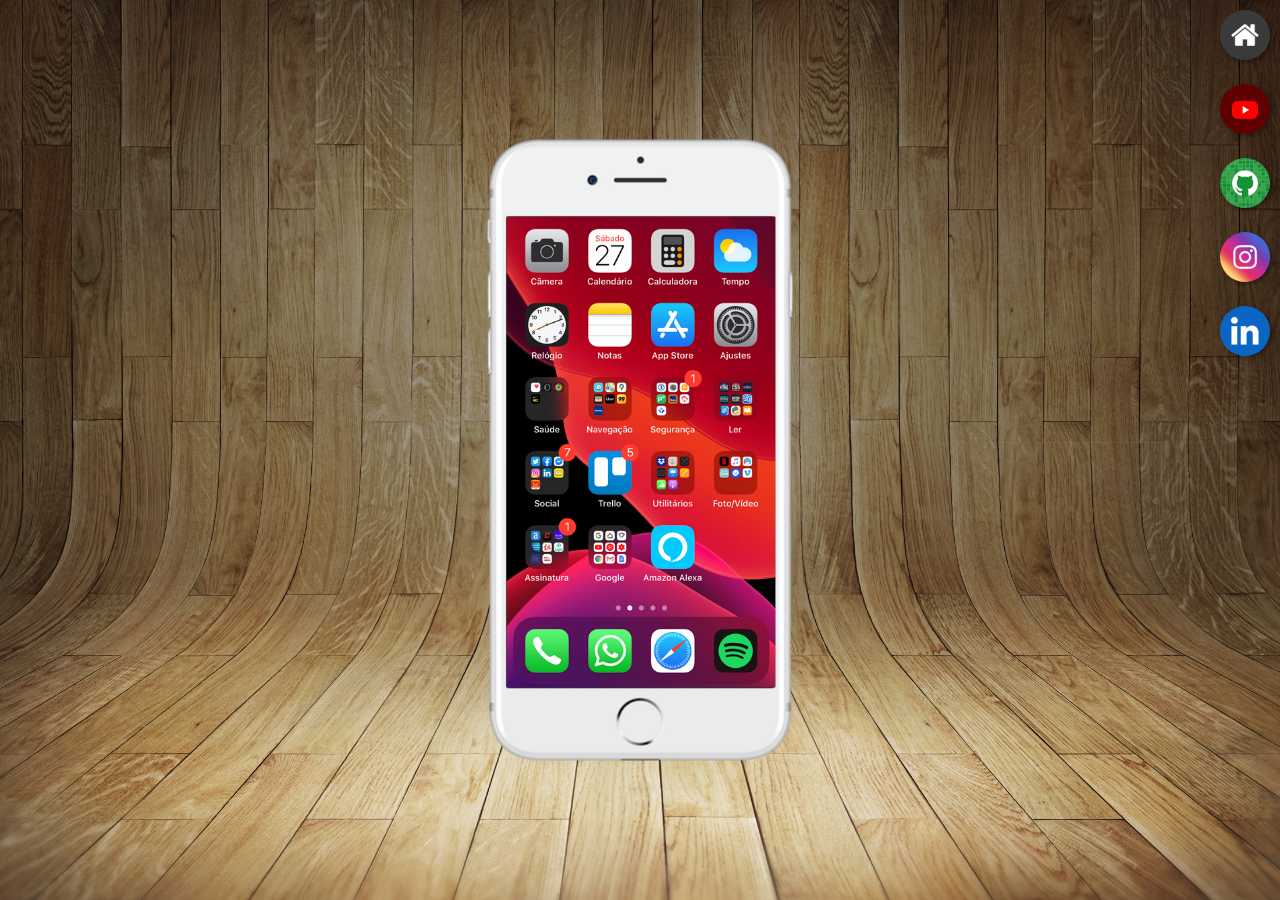
<file: index.html>
<!DOCTYPE html>
<html lang="pt-br">
<head>
    <meta charset="UTF-8">
    <meta http-equiv="X-UA-Compatible" content="IE=edge">
    <meta name="viewport" content="width=device-width, initial-scale=1.0">
    <link rel="shortcut icon" href="favicon.ico" type="image/x-icon">
    <link rel="stylesheet" href="./css/style.css">
    
    
    
    
    <title>Projeto Redes Sociais</title>
</head>
<body>
    <main>
        <section id="telefone">
            <iframe id="tela" src="home.html" name="tela" frameborder="0">
                Seu navegador nao é compatível com isso.
            </iframe>
        </section>
        <section id="redes-sociais">
            <a href="home.html" target="tela"><img src="./imagens/logo-home.jpg" alt="Home"></a><br>
            <a href="youtube.html" target="tela"><img src="./imagens/logo-youtube.jpg" alt="youtube"></a><br>
            <a href="github.html" target="tela"><img src="./imagens/logo-github.jpg" alt="github"></a><br>
            <a href="instagram.html" target="tela"><img src="./imagens/logo-instagram.jpg" alt="instagram"></a><br>
            <a href="linkedin.html" target="tela"><img src="./imagens/logo-link.jpg" alt=""></a>
            
        </section>
    </main>
</body>
</html>
</file>
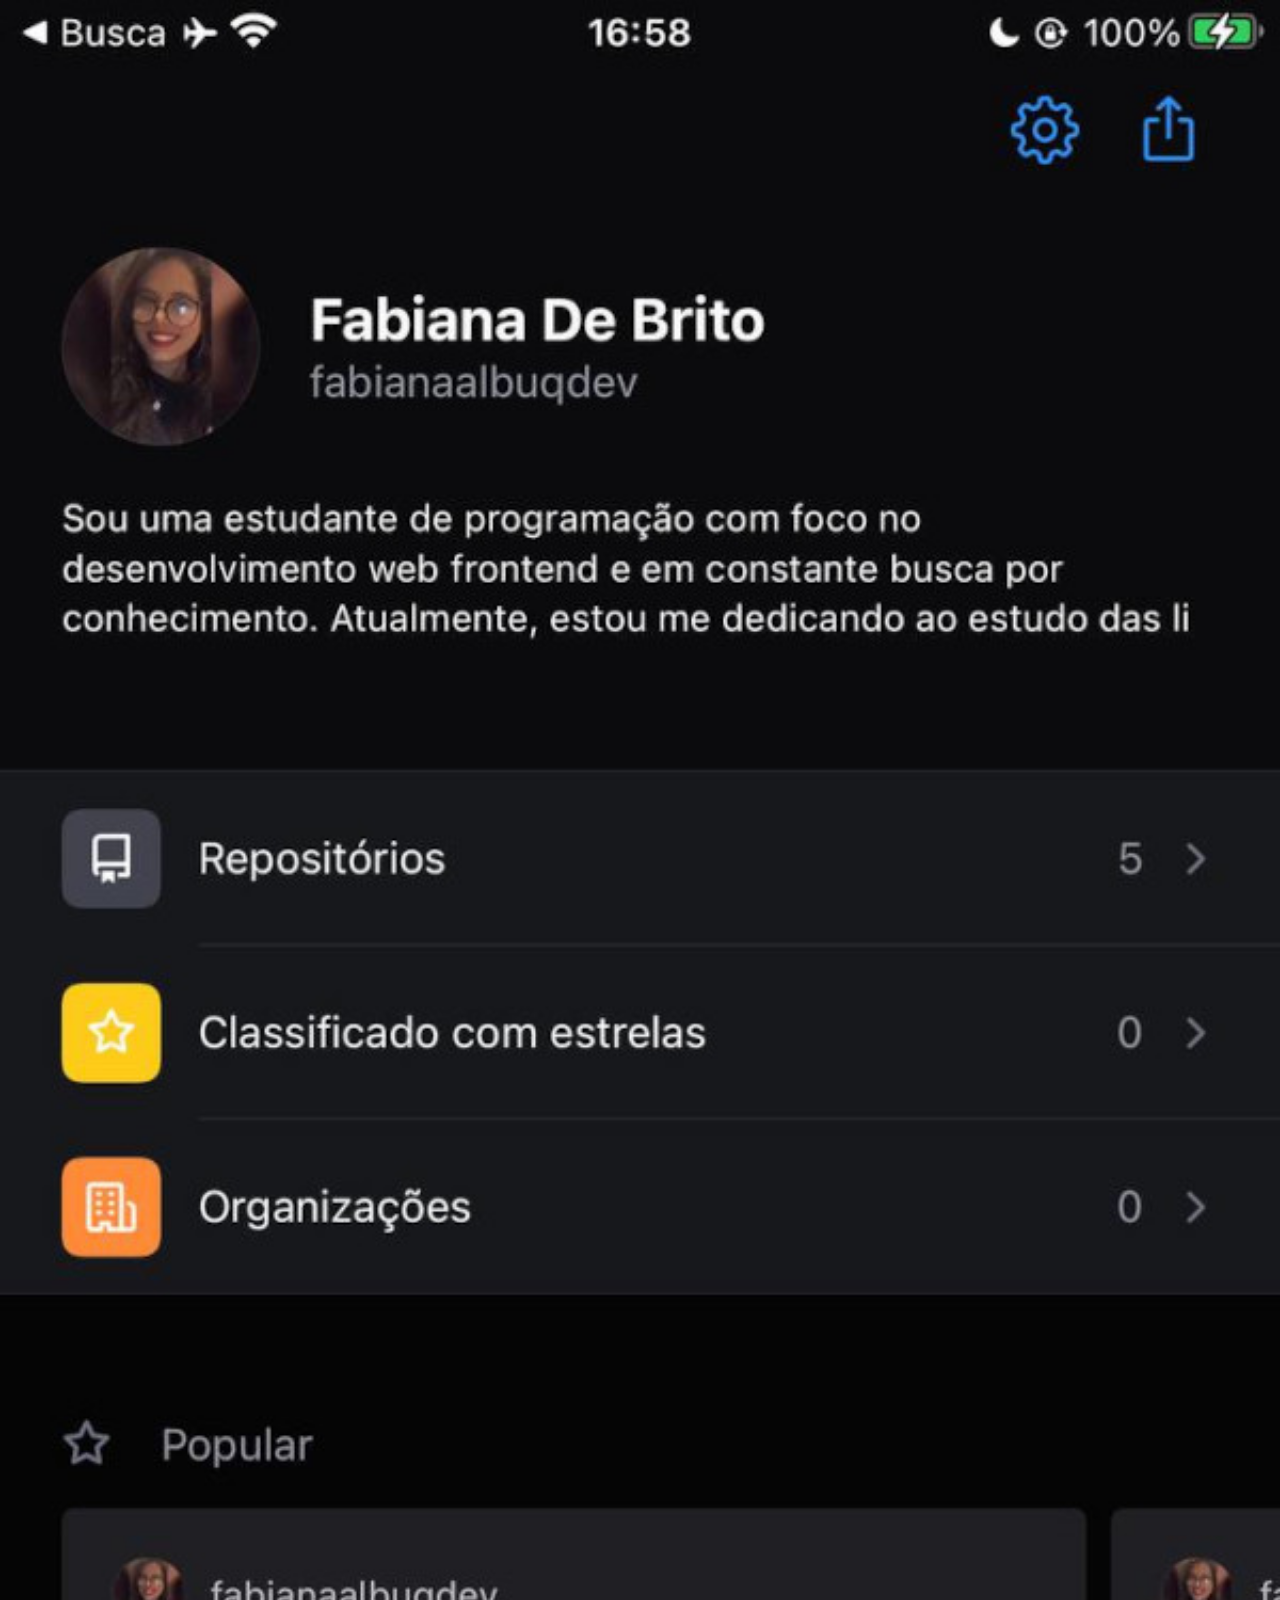
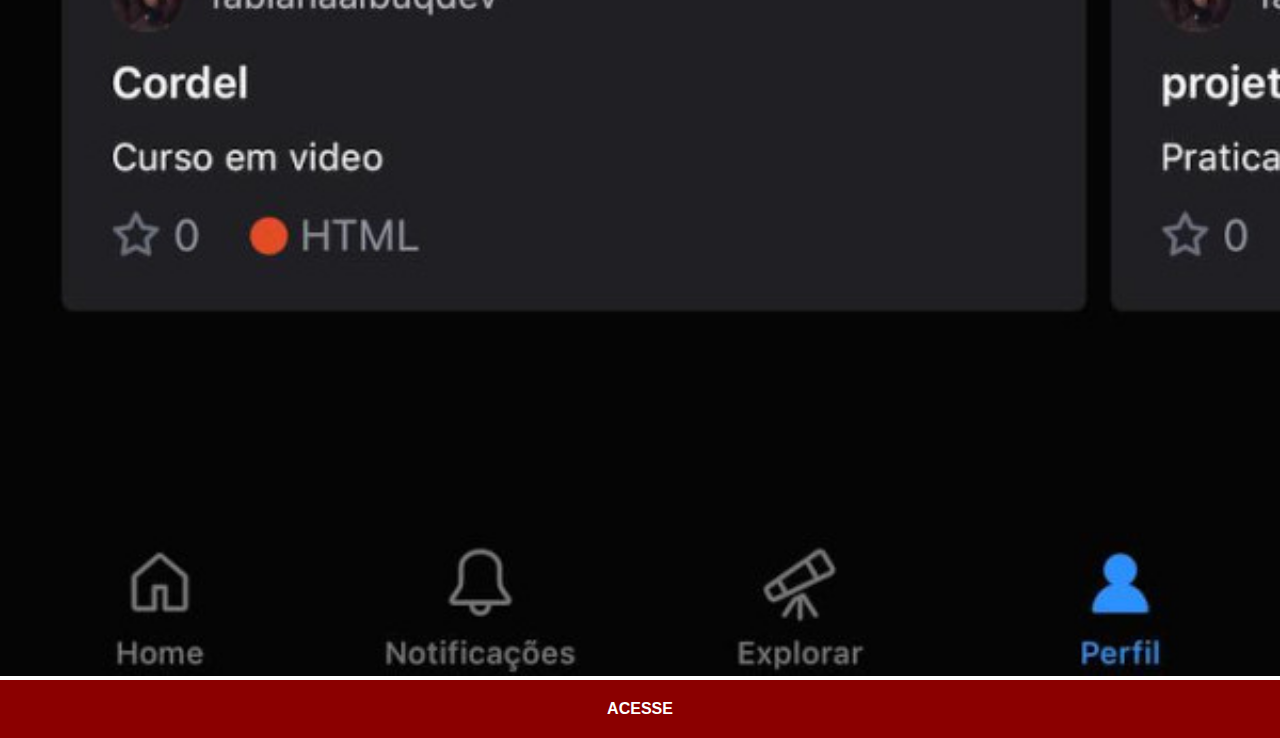
<file: github.html>
<!DOCTYPE html>
<html lang="en">
<head>
    <meta charset="UTF-8">
    <meta http-equiv="X-UA-Compatible" content="IE=edge">
    <meta name="viewport" content="width=device-width, initial-scale=1.0">
    <link rel="stylesheet" href="./css/social.css">
    <title>Document</title>
</head>
<body>
    <img src="./imagens/tela-git.jpg" alt="GitHub">
    <a href="https://github.com/fabianaalbuqdev" target="_blank">ACESSE</a>
</body>
</html>
</file>
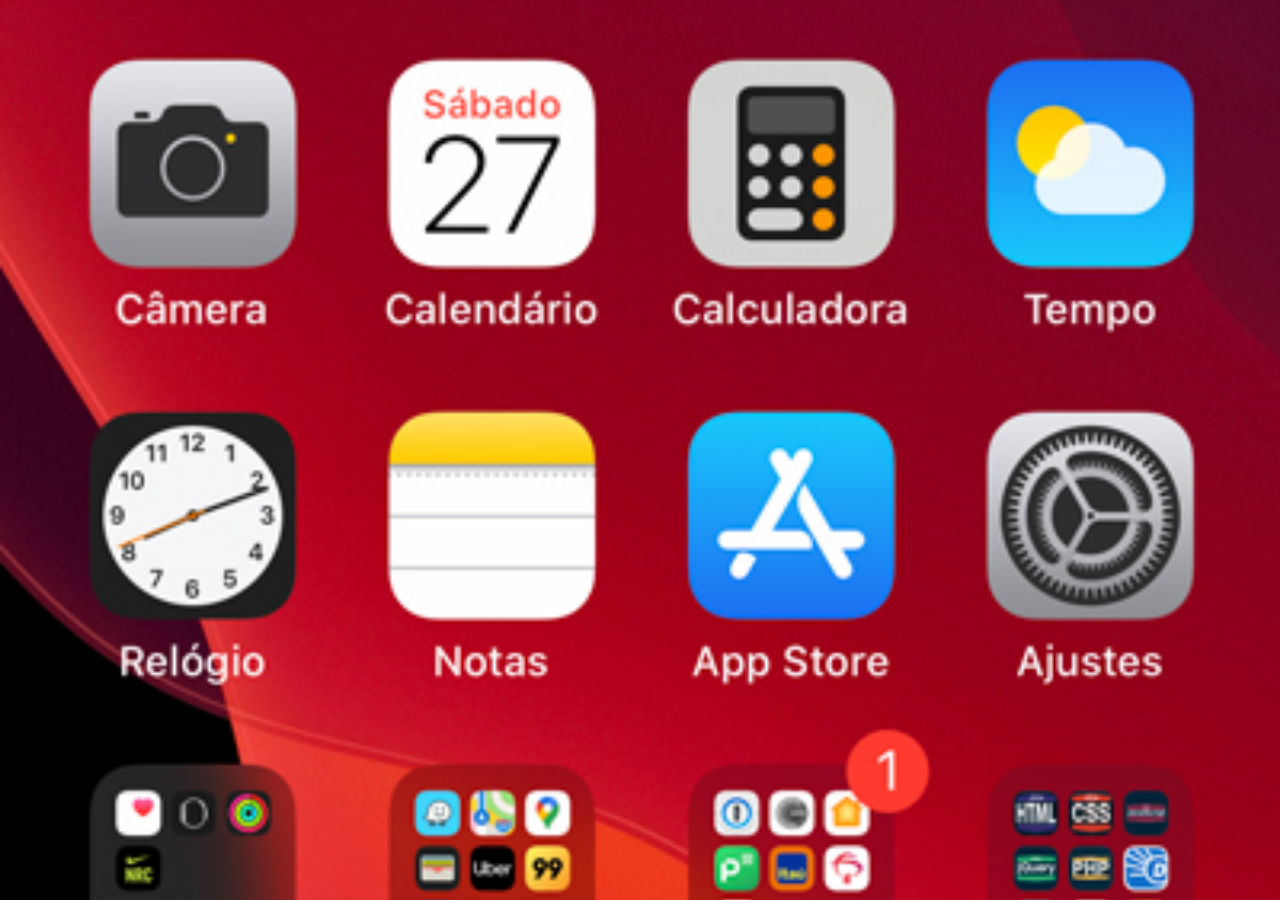
<file: home.html>
<!DOCTYPE html>
<html lang="pt-br">
<head>
    <meta charset="UTF-8">
    <meta http-equiv="X-UA-Compatible" content="IE=edge">
    <meta name="viewport" content="width=device-width, initial-scale=1.0">
    <title>home</title>
</head>
<style>
    * {
        margin: 0px;
        padding: 0px;
    }
    body {
        width: 100vw;
        height: 100vh;
        background: black url('imagens/tela-home.jpg') no-repeat top center;
        background-size: cover;
    }
</style>
<body>
    
</body>
</html>
</file>
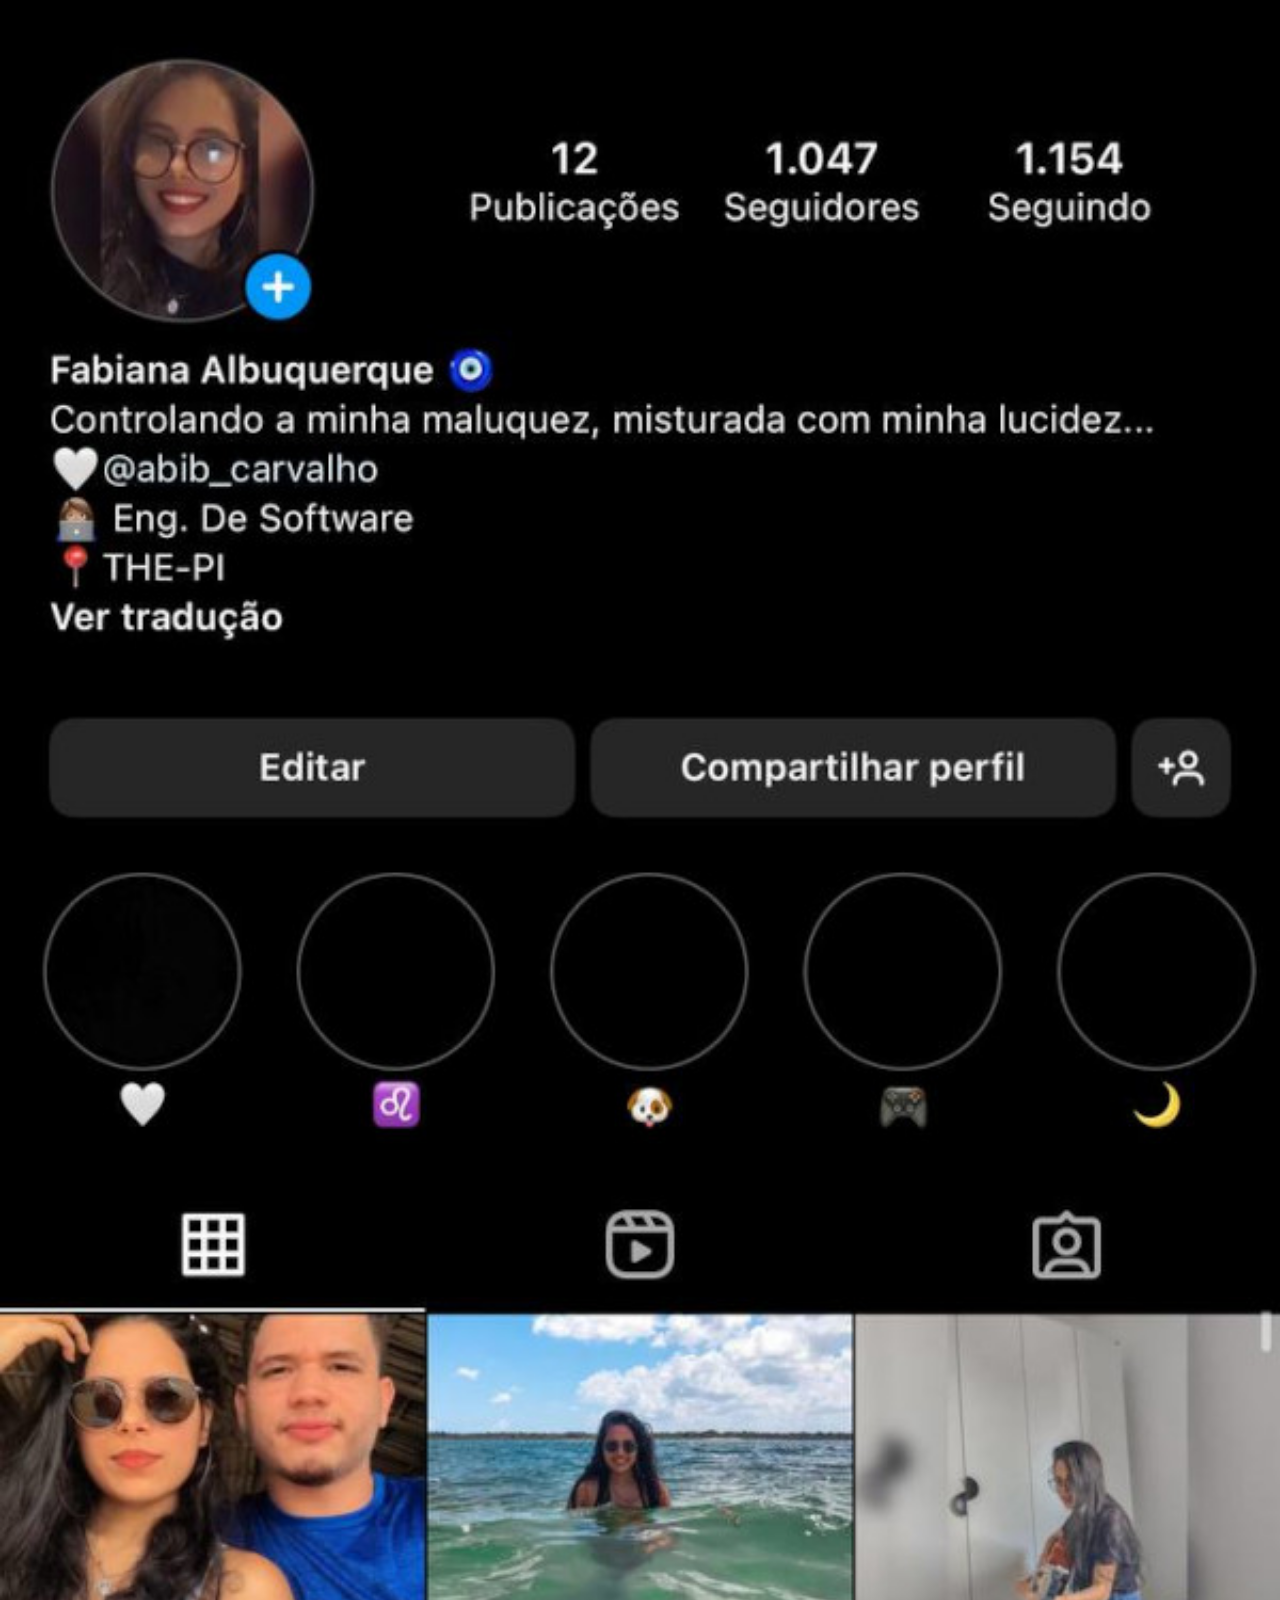
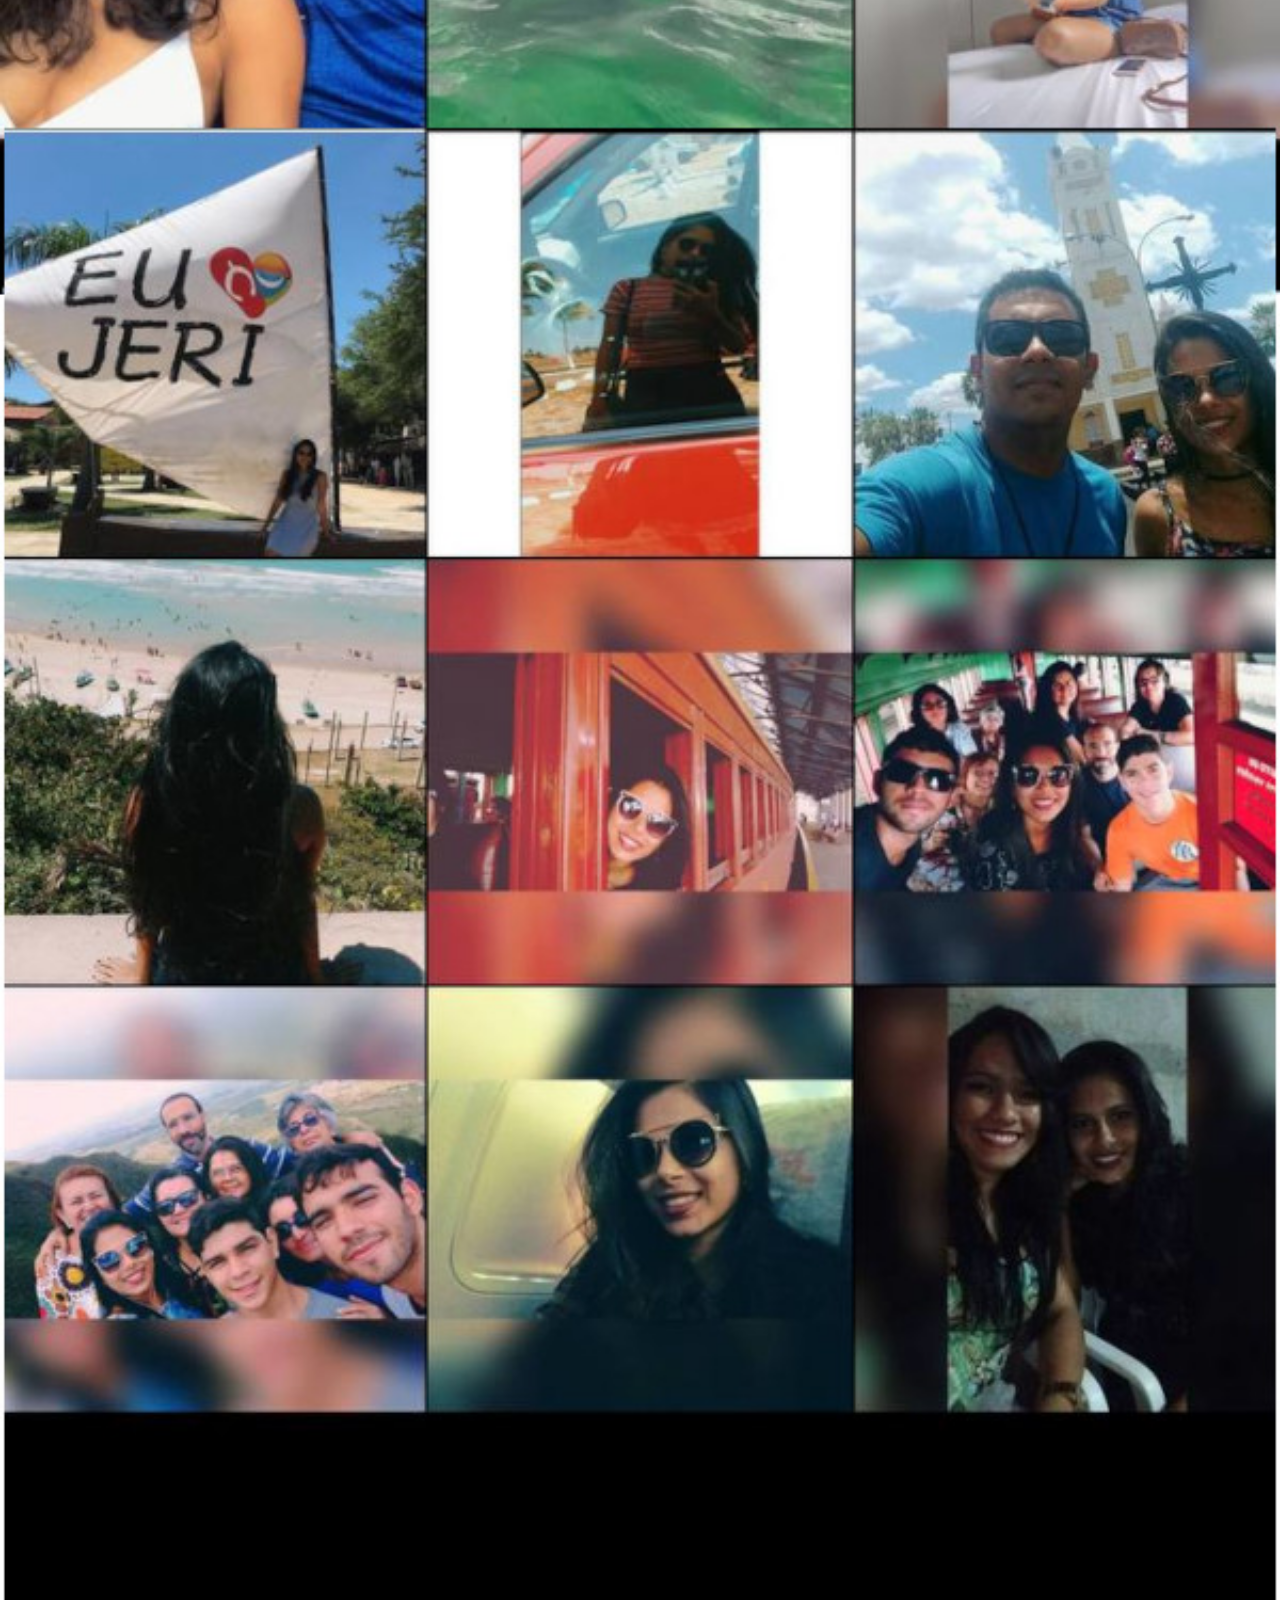
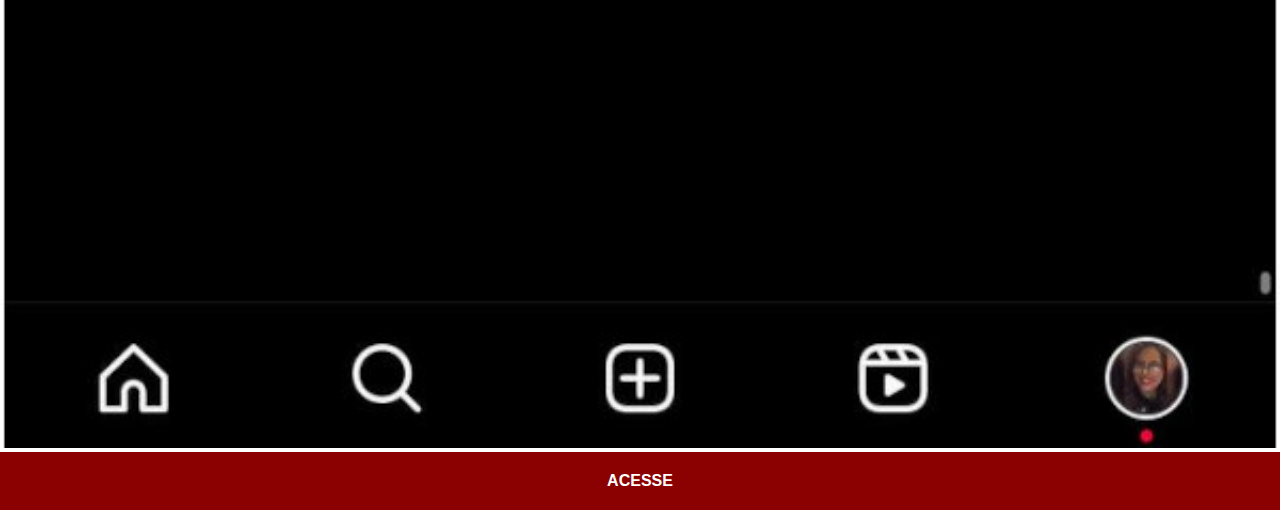
<file: instagram.html>
<!DOCTYPE html>
<html lang="pt-br">
<head>
    <meta charset="UTF-8">
    <meta http-equiv="X-UA-Compatible" content="IE=edge">
    <meta name="viewport" content="width=device-width, initial-scale=1.0">
    <link rel="stylesheet" href="./css/social.css">
    <title>Instagram</title>
</head>
<body>
    <img src="./imagens/tela-insta.jpg" alt="Instagram">
    <a href="https://www.instagram.com/fabianaalbuq/" target="_blank">ACESSE</a>
</body>
</html>
</file>
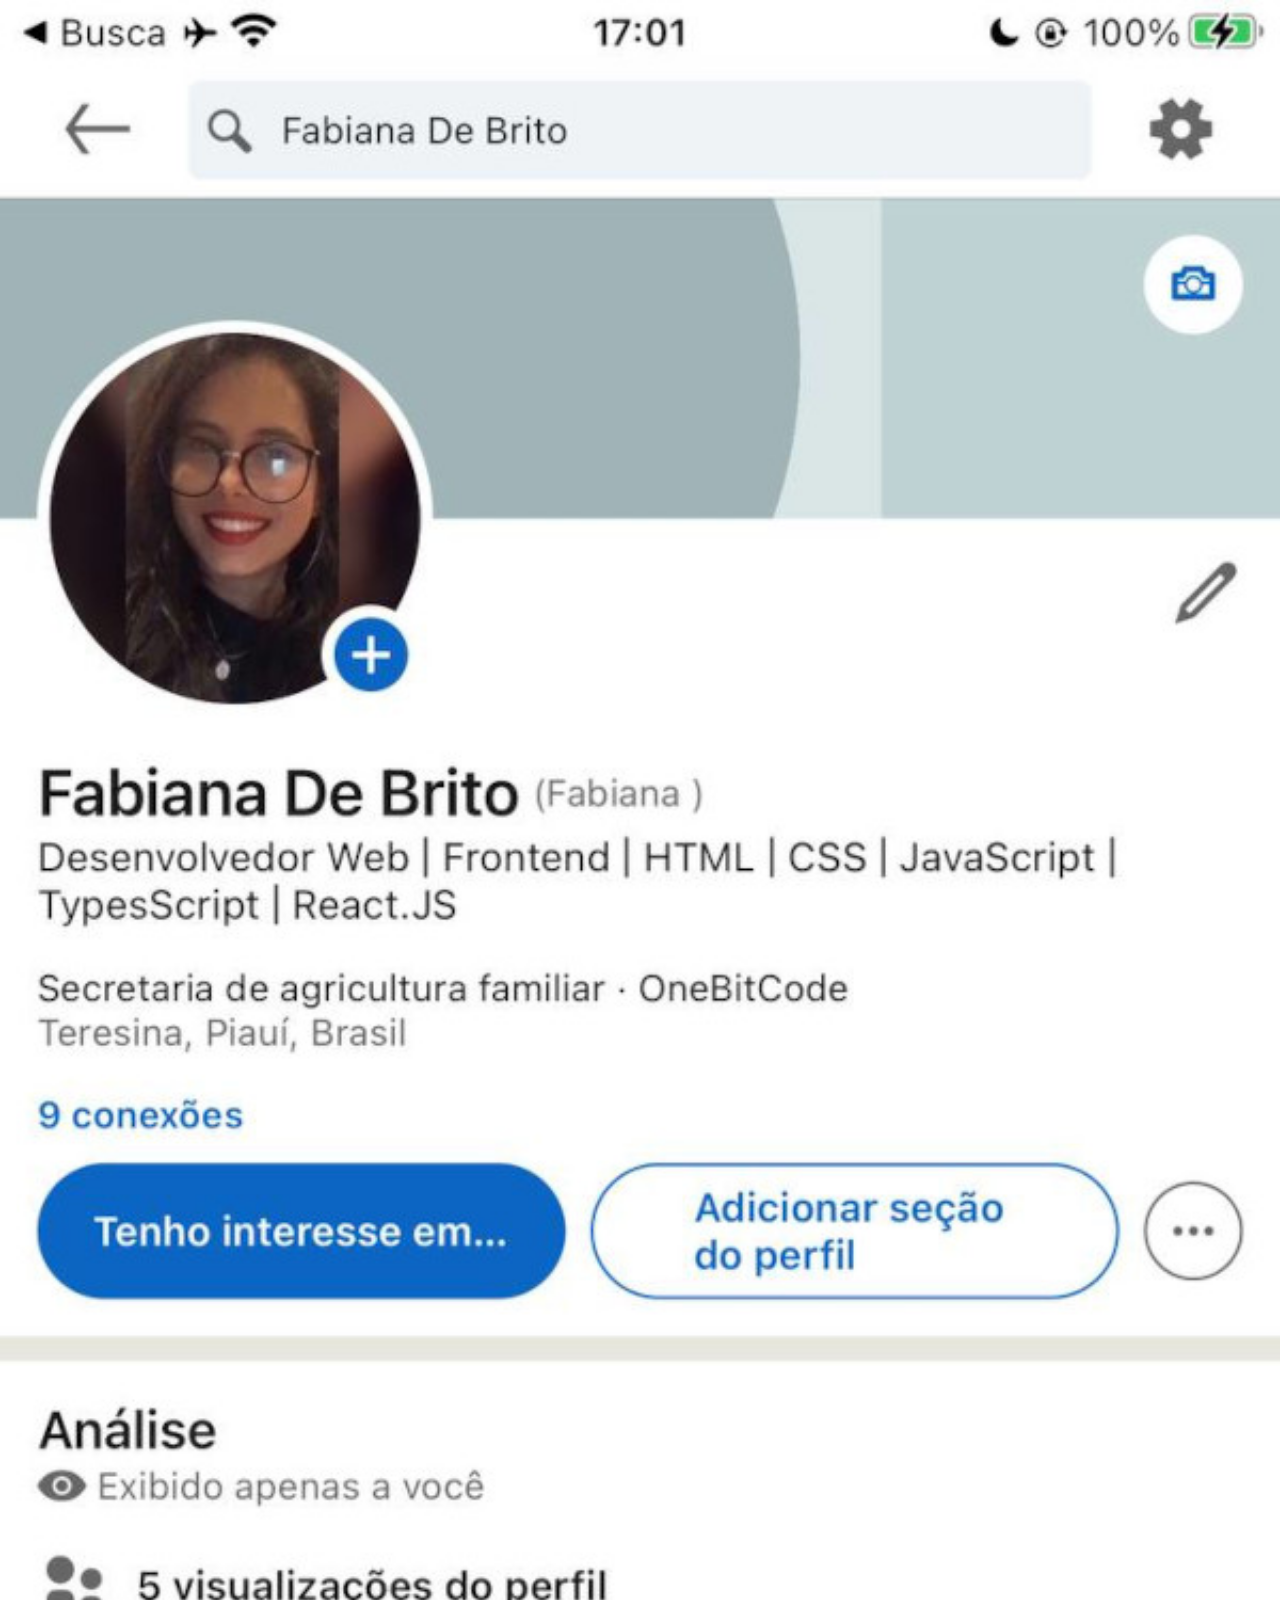
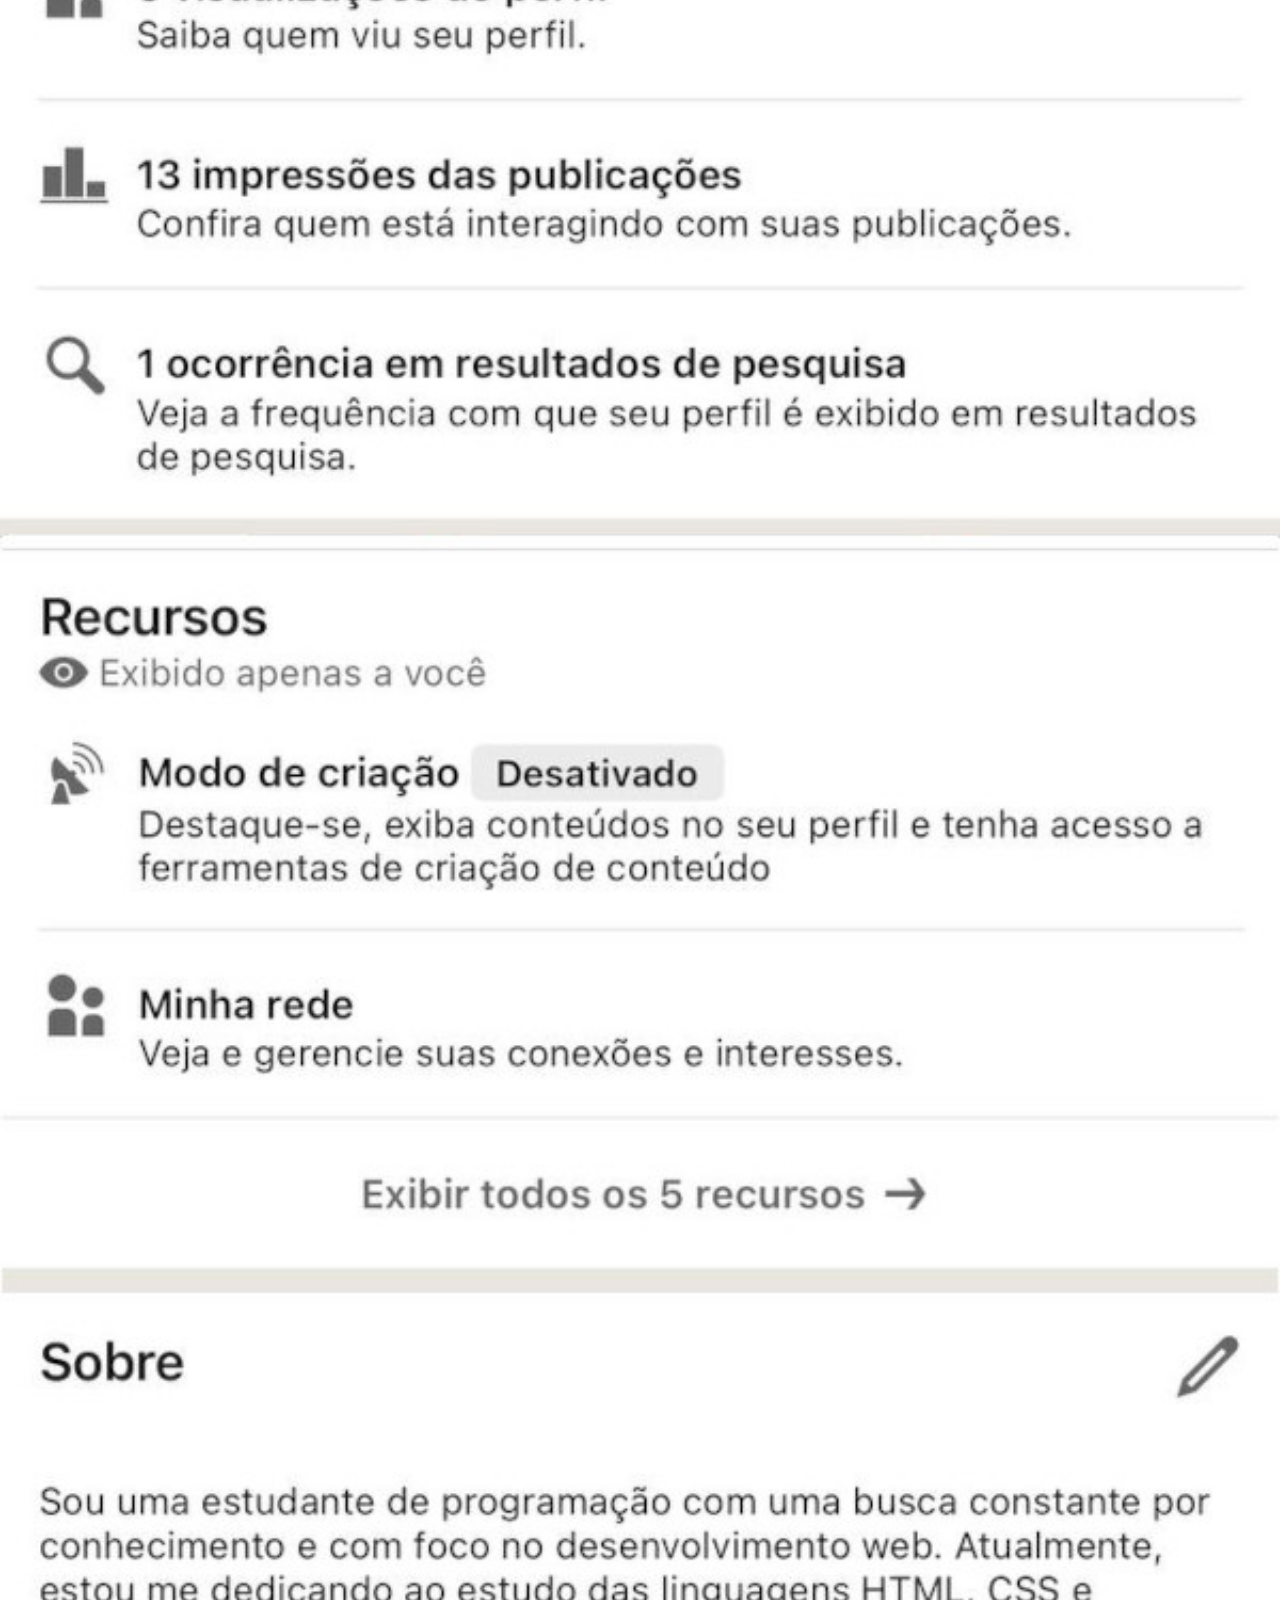
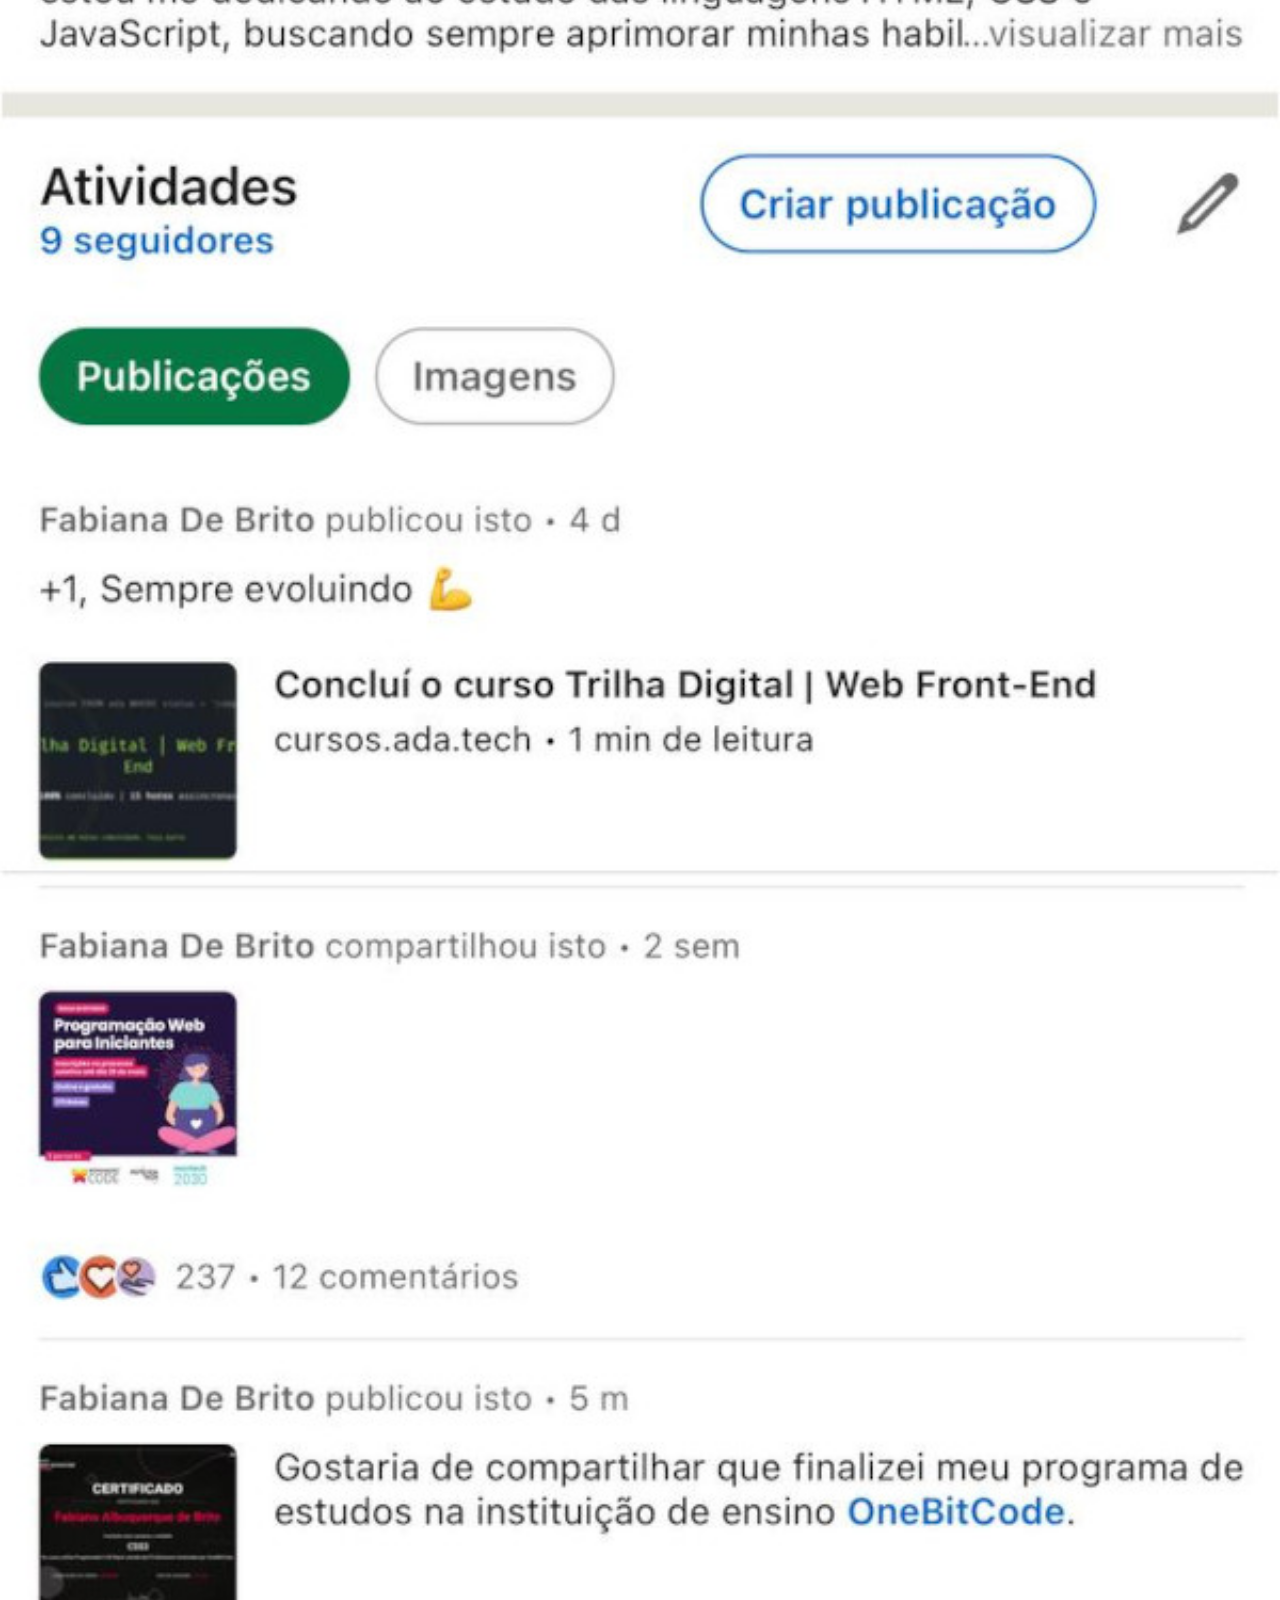
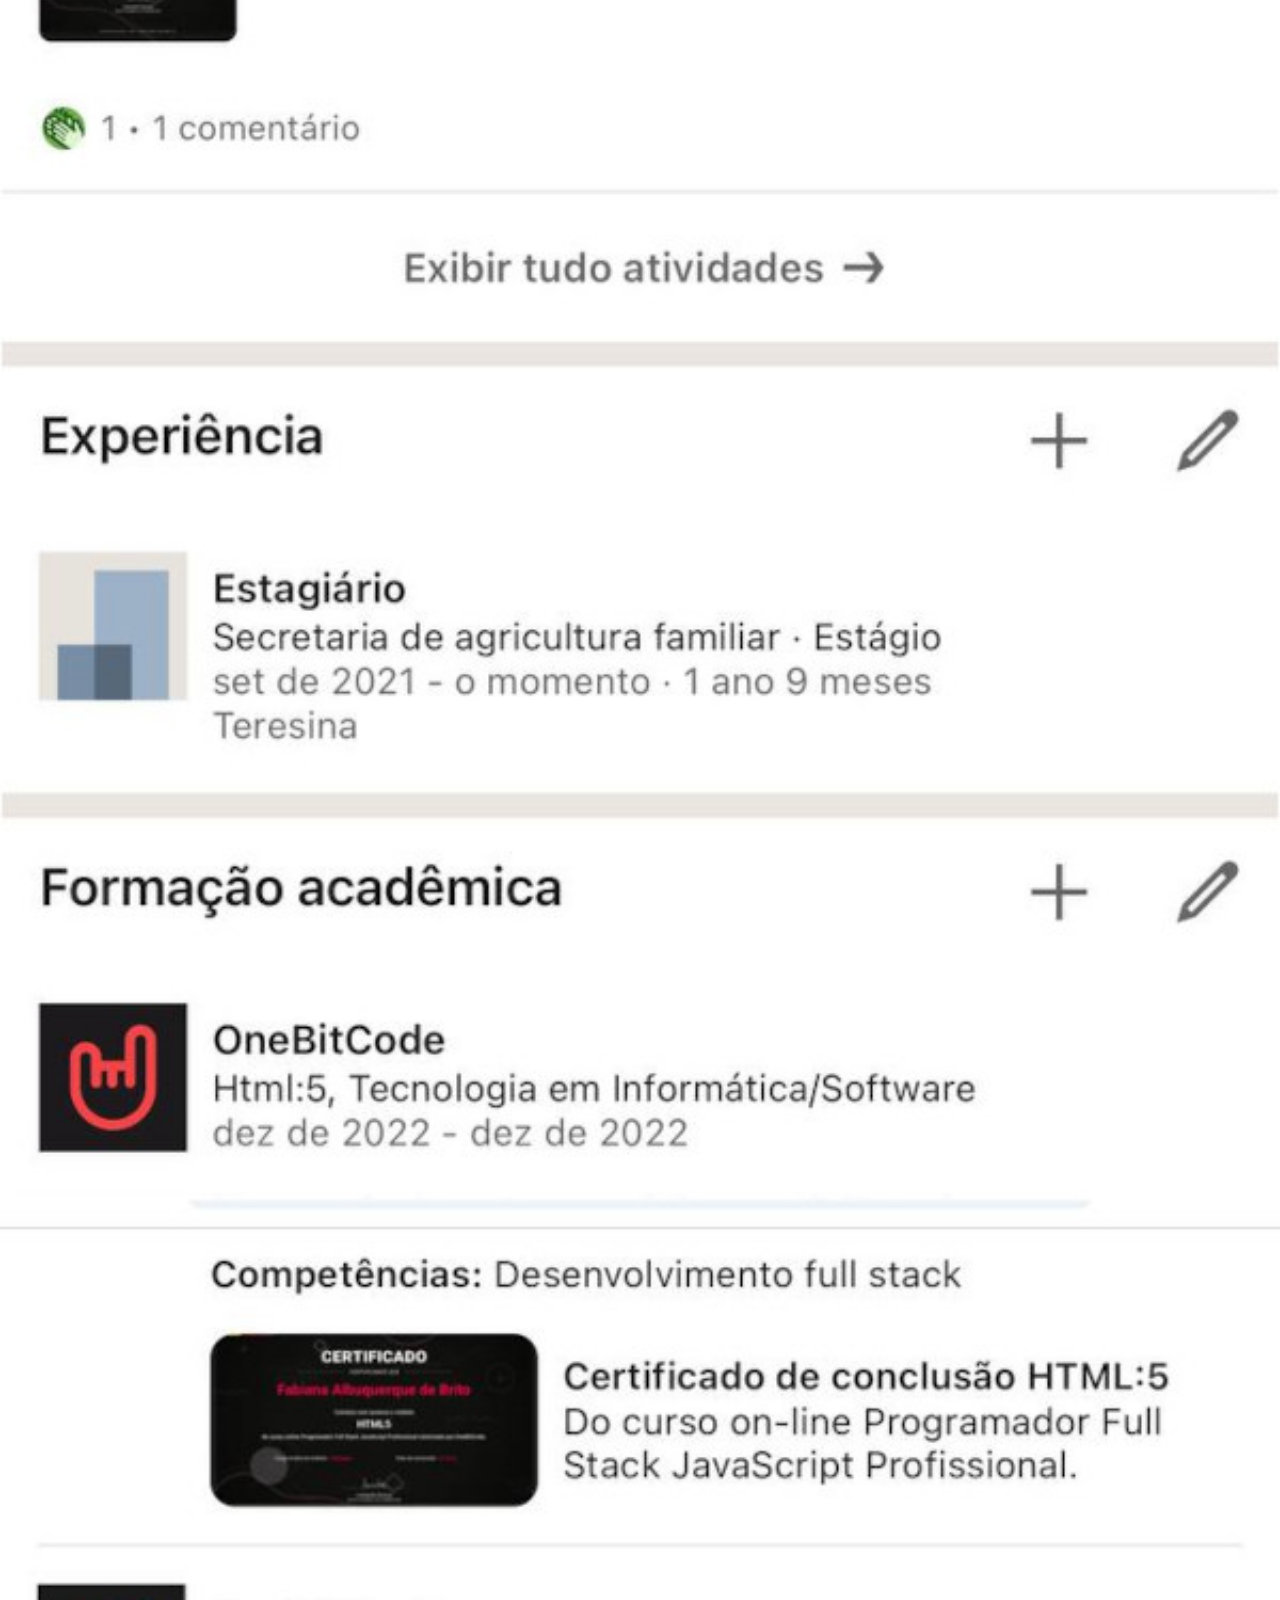
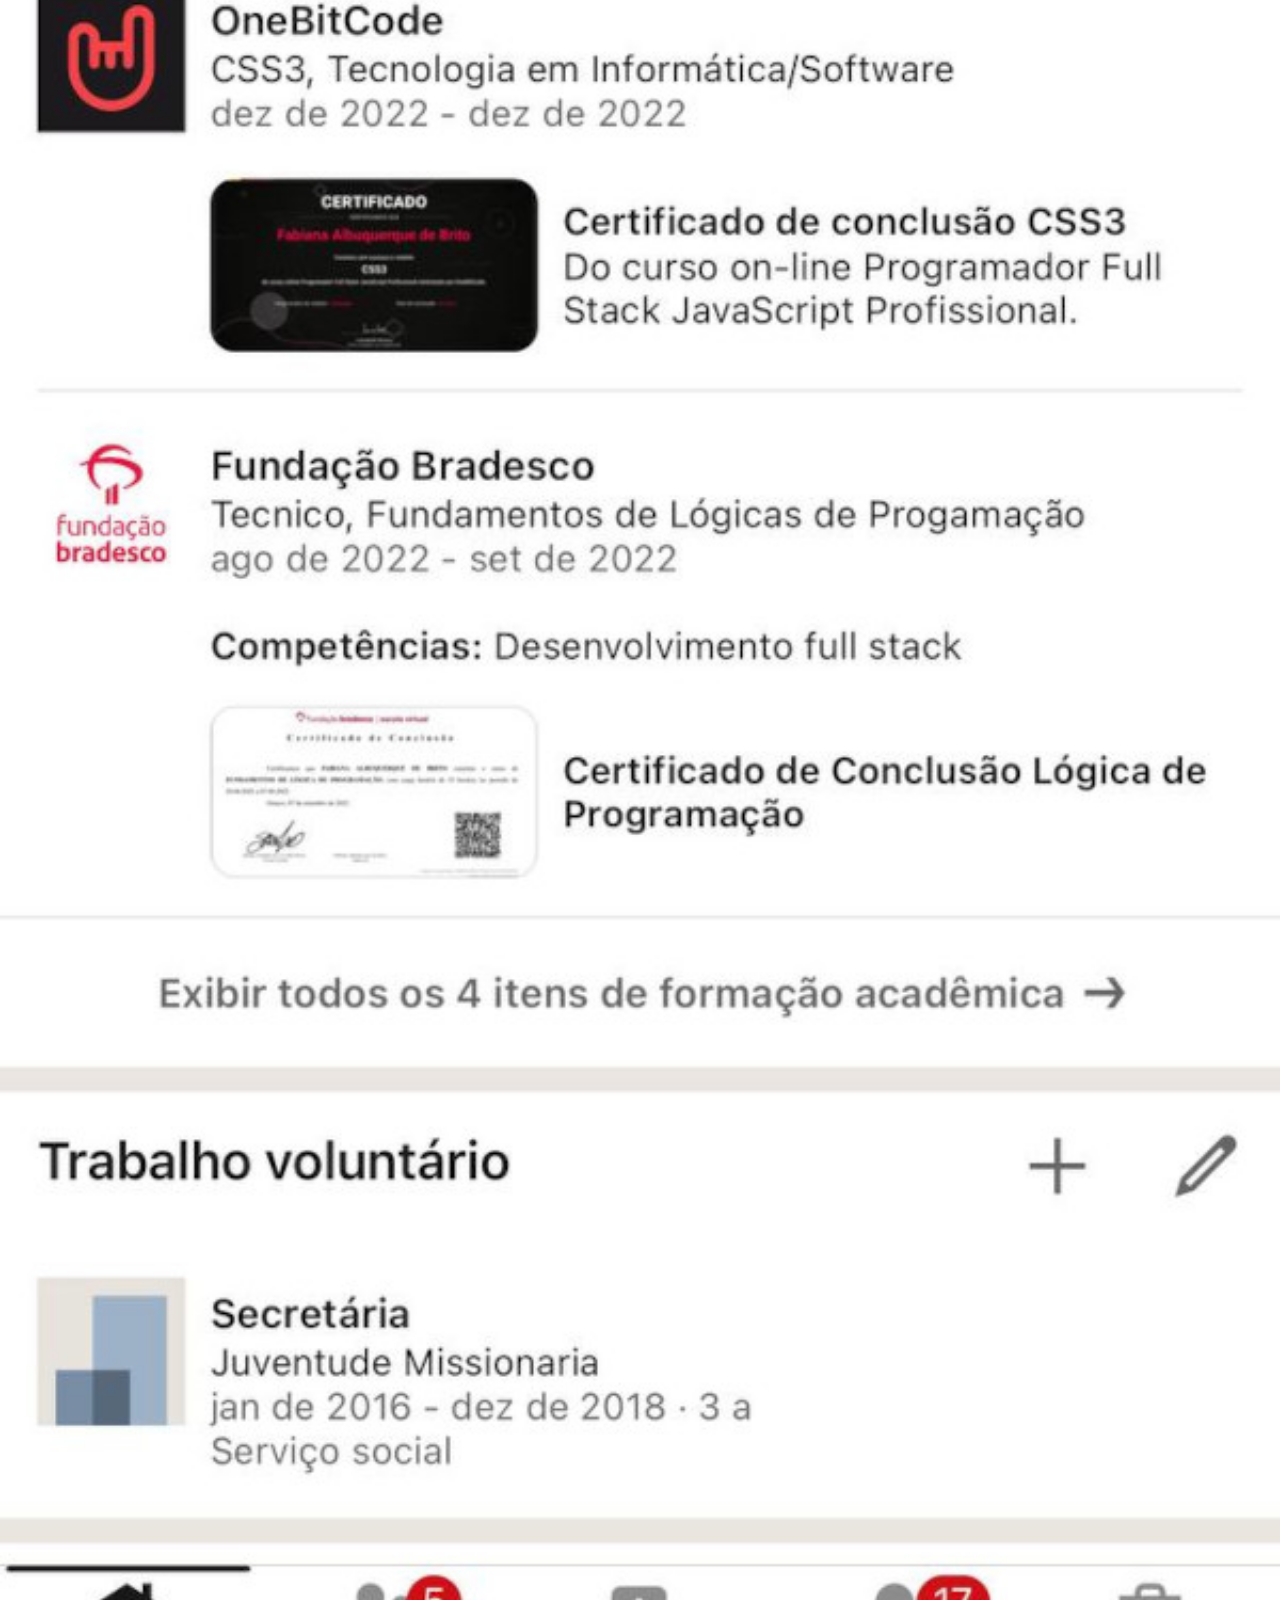
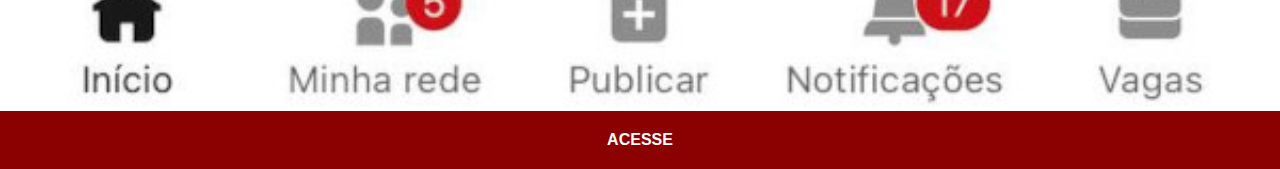
<file: linkedin.html>
<!DOCTYPE html>
<html lang="pt-br">
<head>
    <meta charset="UTF-8">
    <meta http-equiv="X-UA-Compatible" content="IE=edge">
    <meta name="viewport" content="width=device-width, initial-scale=1.0">
    <link rel="stylesheet" href="./css/social.css">
    
    <title>Linkedin</title>
</head>
<body>
    <img src="./imagens/tela-link.jpg" alt="Linkedin">
    <a href="https://www.linkedin.com/in/fabiana-de-brito-892975162/" target="_blank">ACESSE</a>
</body>
</html>
</file>
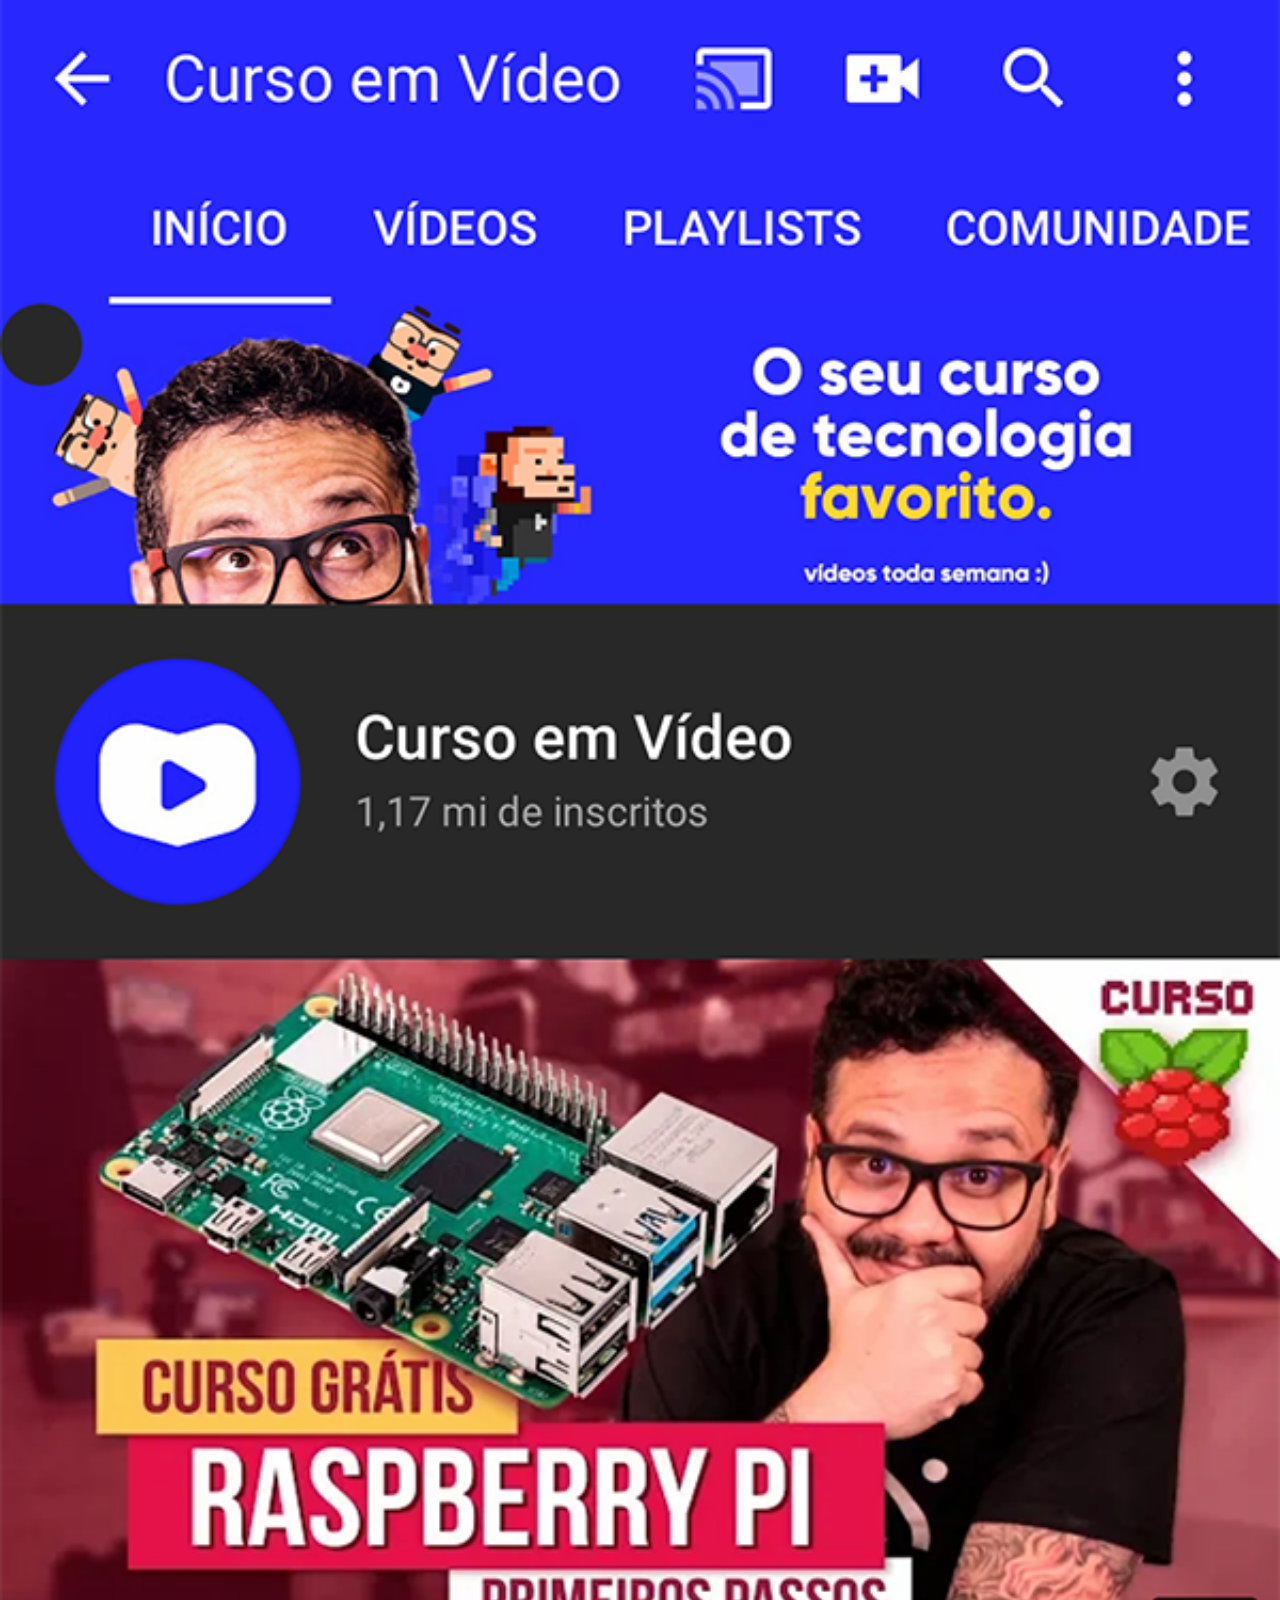
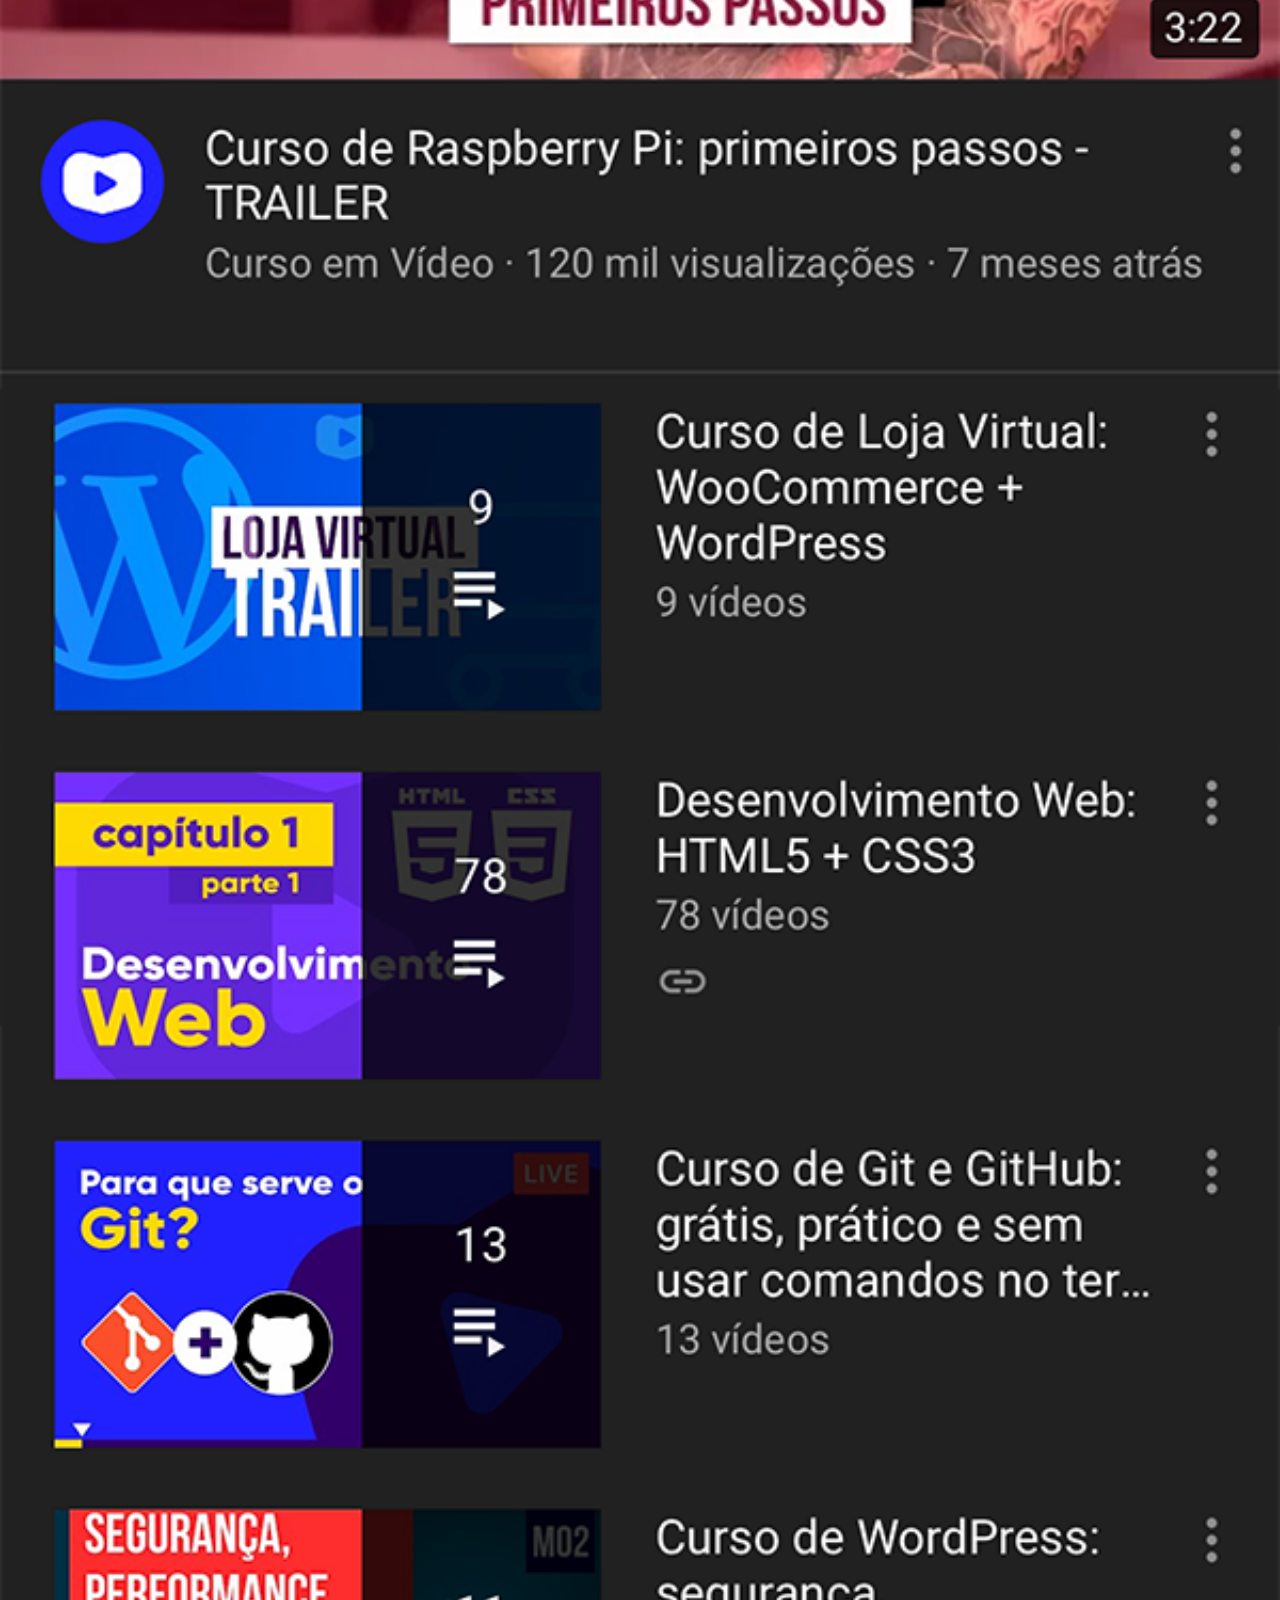
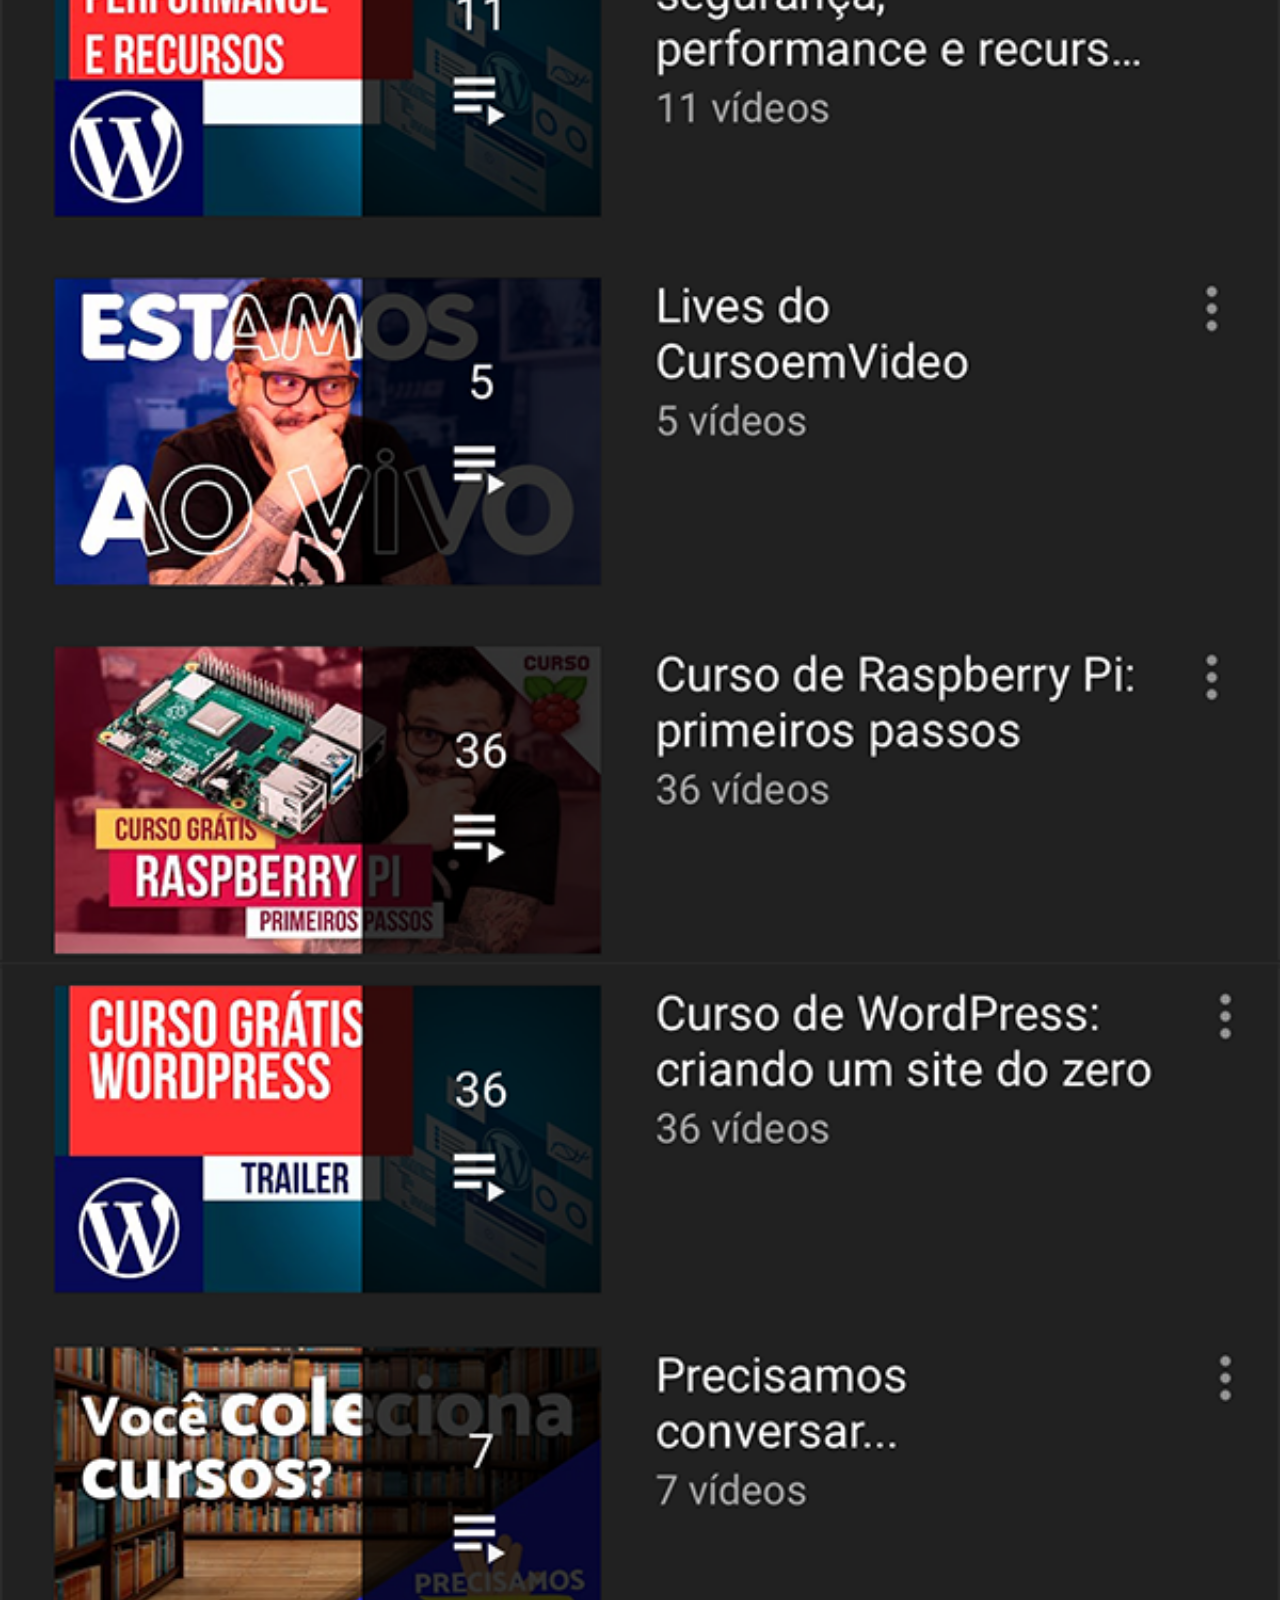
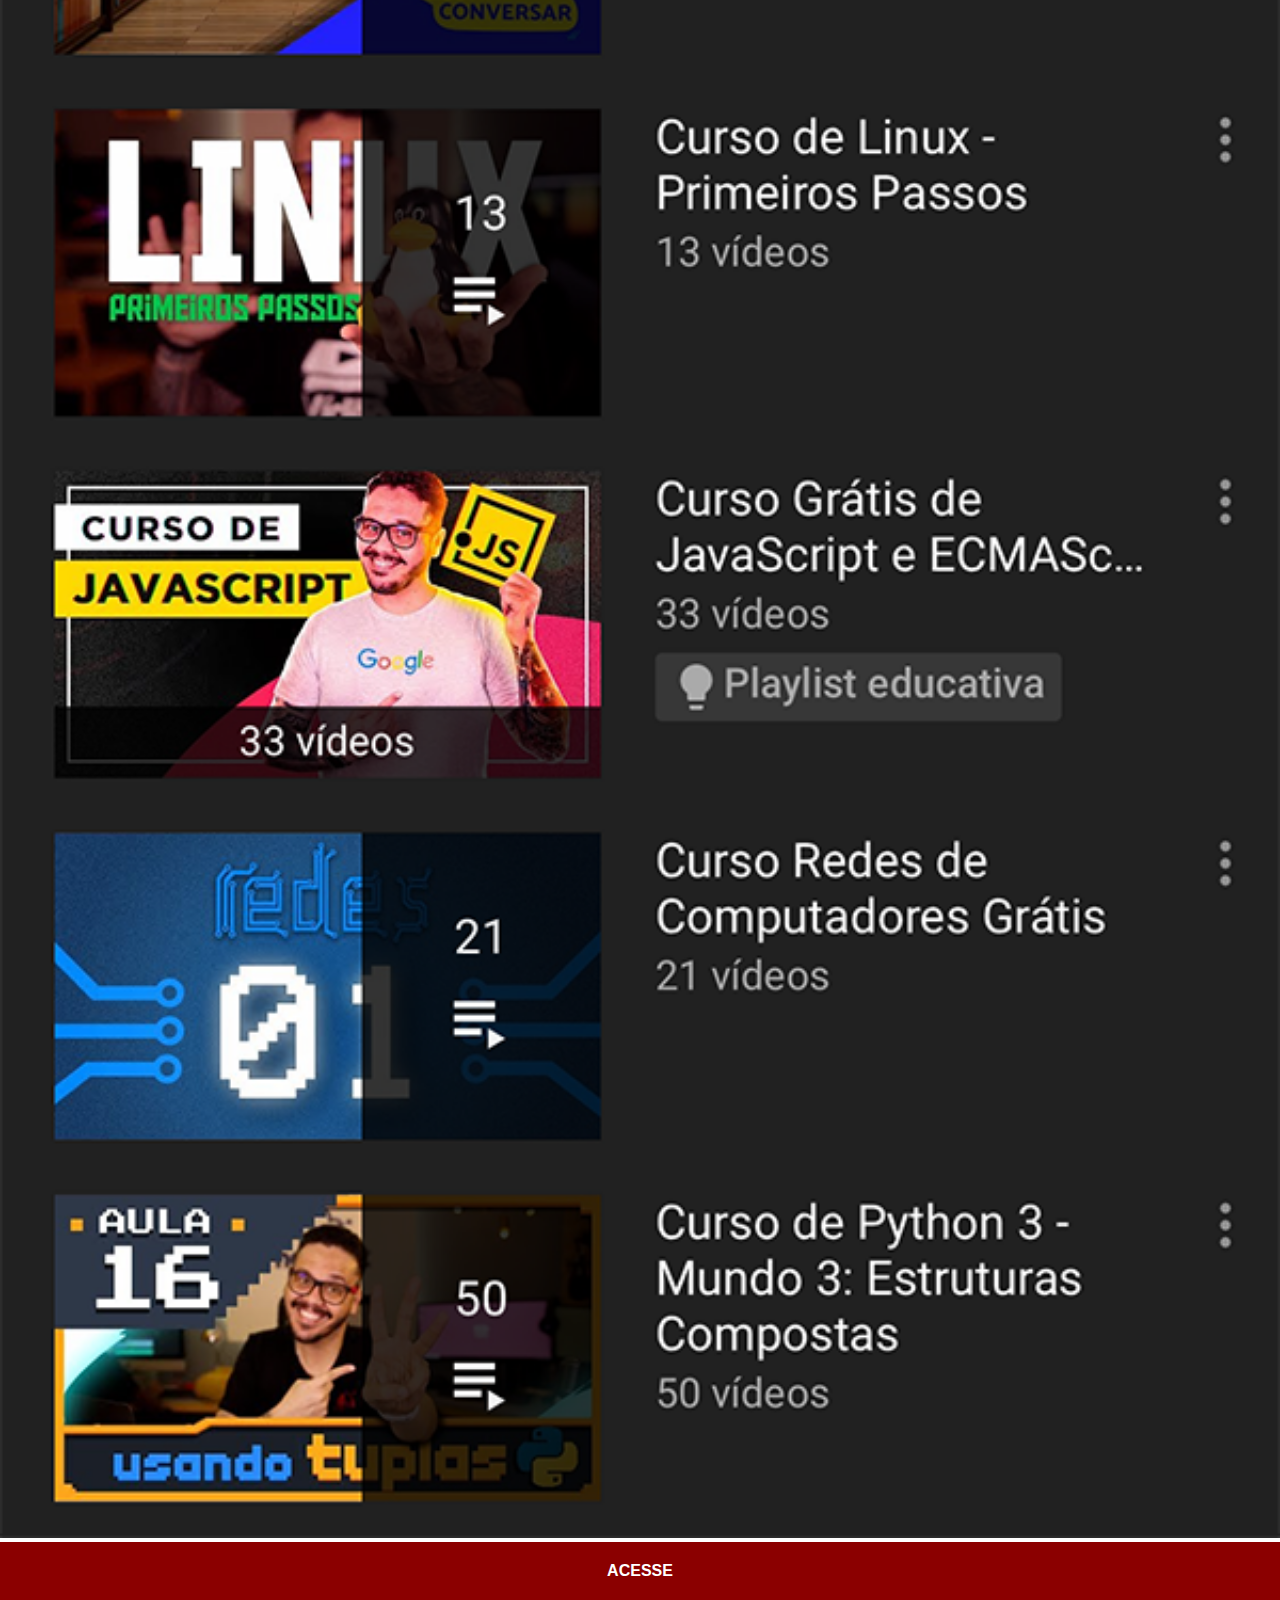
<file: youtube.html>
<!DOCTYPE html>
<html lang="pt-br">
<head>
    <meta charset="UTF-8">
    <meta http-equiv="X-UA-Compatible" content="IE=edge">
    <meta name="viewport" content="width=device-width, initial-scale=1.0">
    <link rel="stylesheet" href="./css/social.css">
    <title>Youtube</title>
</head>
<body>
    <img src="./imagens/tela-youtube.png" alt="Youtube">
    <a href="https://www.youtube.com/@CursoemVideo/playlists" target="_blank">ACESSE</a>
</body>
</html>
</file>
<file: css/style.css>
@charset "UTF-8";

* {
    margin: 0px;
    padding: 0px;
    font-family: Arial, Helvetica, sans-serif;
}

html, body {
    height: 100vh;
    width: 100vw;
    background-color: black;
}

body{
    background: url(../imagens/fundo-madeira.jpg) no-repeat top center;
    background-size: cover;
    background-attachment: fixed;
}

main {
    position: relative;
    height: 100vh;
    
}

section#telefone {
    position: absolute;
    top: 50%;
    left: 50%;
    transform: translate(-50%, -50%);

    height: 627px;
    width: 311px;
    background:  url(../imagens/frame-iphone.png) no-repeat;
}

#tela {
    position: relative;
    top: 80px;
    left: 22px;
    width: 269px;
    height: 471px;
    
}

section#redes-sociais {
    text-align: right;
}

section#redes-sociais img {
    width: 50px;
    margin: 10px;
    border-radius: 50%;
    box-shadow: 2px 2px 5px rgba(0, 0, 0, 0.400);
    box-sizing: border-box;
}

section#redes-sociais img:hover {
    border: 2px solid rgba(255, 255, 255, 0.637);
    transform: translate(-3px, -3px);
    box-shadow: 5px 5px 10px rgba(0, 0, 0, 0.623);
    transition: transform .3s;
}
</file>
<file: css/social.css>
* {
    margin: 0px;
    padding: 0px;
    font-family: Arial, Helvetica, sans-serif;
}

::-webkit-scrollbar {
    width: 0px;
    height: 0px;
}

img {
    width: 100vw;
}

a {
    display: block;
    background-color: darkred;
    color: white;
    padding: 20px;
    text-align: center;
    font-weight: bolder;
    text-decoration: none;
}

a:hover {
    background-color: red;
}
</file>
